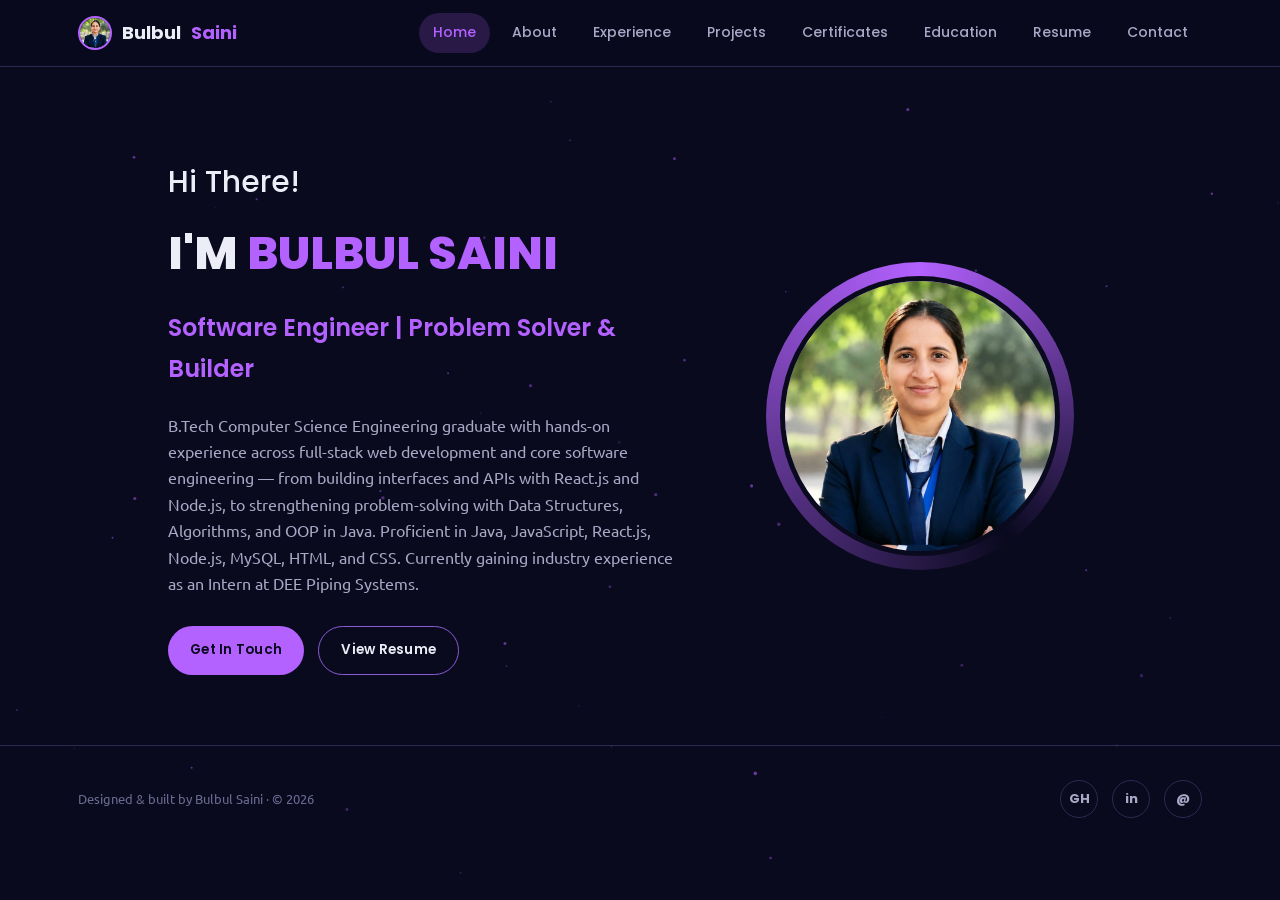
<file: index.html>
<!DOCTYPE html>
<html lang="en">
<head>
<meta charset="UTF-8">
<meta name="viewport" content="width=device-width, initial-scale=1.0">
<title>Home — Bulbul Saini</title>
<link rel="stylesheet" href="styles.css">
</head>
<body>
<canvas id="particle-canvas"></canvas>
<nav class="navbar">
    <div class="navbar-inner">
      <a href="index.html" class="brand">
        <img src="assets/img/profile.jpg" class="brand-avatar" alt="Bulbul Saini">
        Bulbul <span>Saini</span>
      </a>
      <div class="nav-links" id="navLinks">
        <a href="index.html" class="active">Home</a>
        <a href="about.html">About</a>
        <a href="experience.html">Experience</a>
        <a href="projects.html">Projects</a>
        <a href="certificates.html">Certificates</a>
        <a href="education.html">Education</a>
        <a href="resume.html">Resume</a>
        <a href="contact.html">Contact</a>
      </div>
      <button class="nav-toggle" id="navToggle" aria-label="Toggle menu">&#9776;</button>
    </div>
  </nav>
<main>
  <section class="hero">
    <div class="wrap">
      <div class="hero-grid">
        <div>
          <div class="hero-hi">Hi There!</div>
          <div class="hero-name">I'M <span class="purple">BULBUL SAINI</span></div>
          <div class="hero-type">Software Engineer | Problem Solver &amp; Builder</div>
          <p class="hero-summary">
            B.Tech Computer Science Engineering graduate with hands-on experience across full-stack web
            development and core software engineering — from building interfaces and APIs with React.js
            and Node.js, to strengthening problem-solving with Data Structures, Algorithms, and OOP in Java.
            Proficient in Java, JavaScript, React.js, Node.js, MySQL, HTML, and CSS. Currently gaining
            industry experience as an Intern at DEE Piping Systems.
          </p>
          <div class="hero-cta">
            <a class="btn btn-primary" href="contact.html">Get In Touch</a>
            <a class="btn btn-ghost" href="resume.html">View Resume</a>
          </div>
        </div>
        <div class="hero-photo-wrap">
          <div class="hero-photo-ring"></div>
          <div class="hero-photo"><img src="assets/img/profile.jpg" alt="Bulbul Saini"></div>
        </div>
      </div>
    </div>
  </section>
</main>
<footer>
    <div class="footer-inner">
      <div class="footer-text">Designed &amp; built by Bulbul Saini &middot; &copy; 2026</div>
      <div class="footer-social">
        <a href="https://github.com/bulbulsaini" target="_blank" rel="noopener" aria-label="GitHub">GH</a>
        <a href="https://www.linkedin.com/in/bulbul-saini-715309261/" target="_blank" rel="noopener" aria-label="LinkedIn">in</a>
        <a href="mailto:since2003bulbul@gmail.com" aria-label="Email">@</a>
      </div>
    </div>
  </footer>
<script src="site.js"></script>
</body>
</html>
</file>
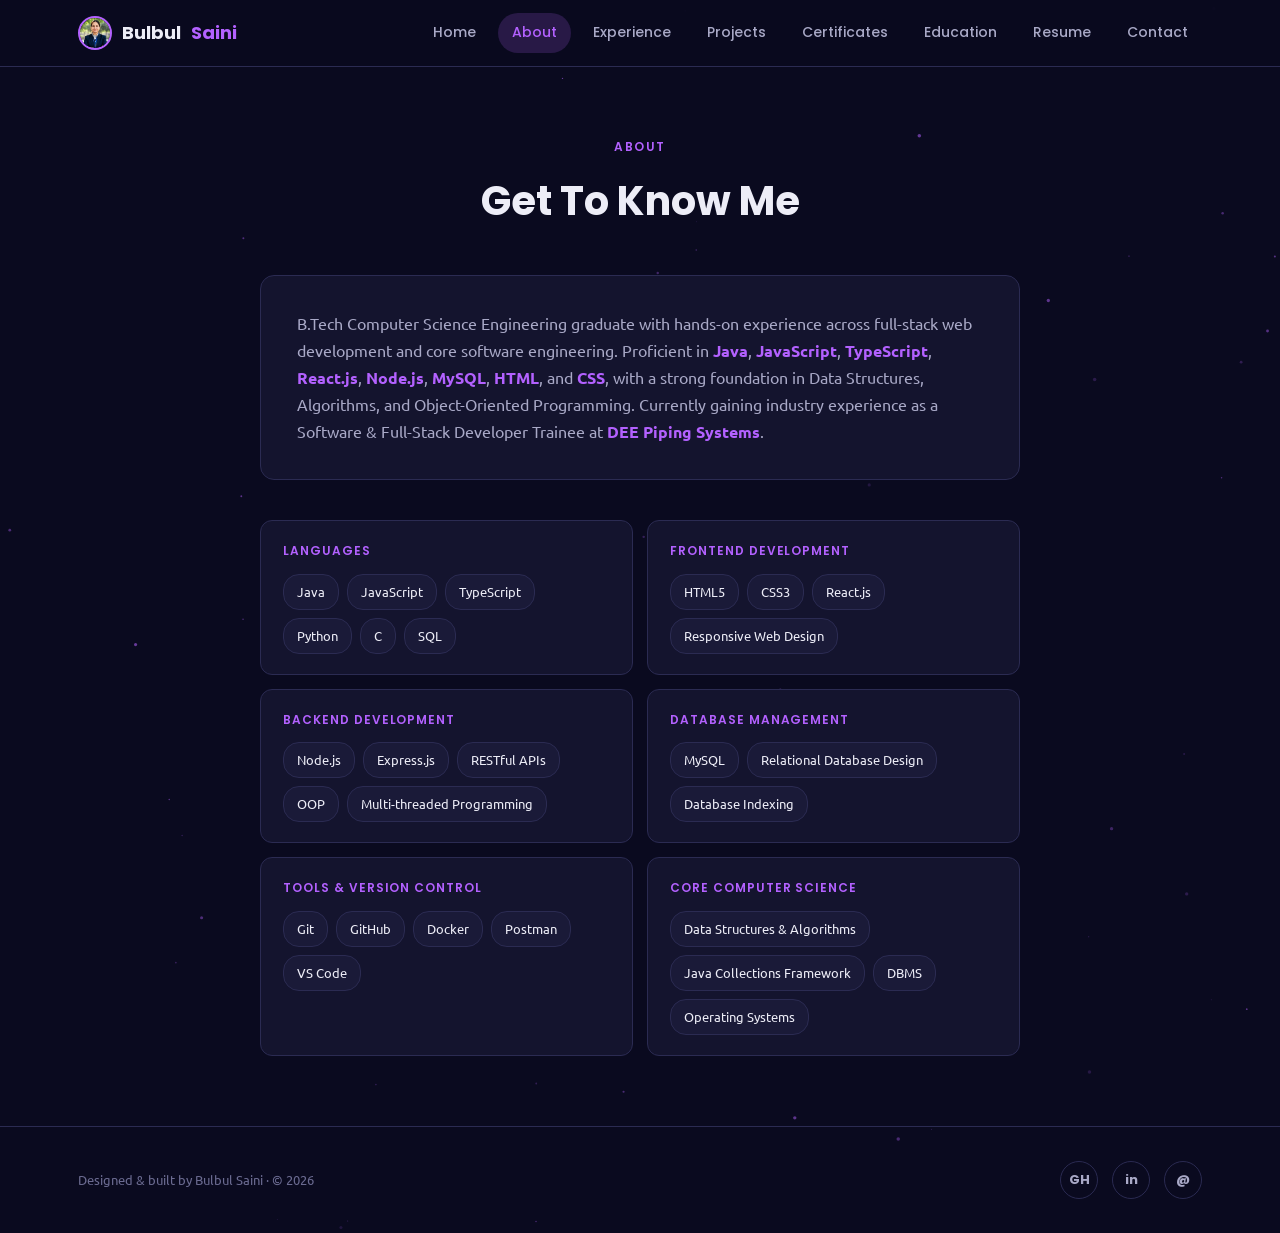
<file: about.html>
<!DOCTYPE html>
<html lang="en">
<head>
<meta charset="UTF-8">
<meta name="viewport" content="width=device-width, initial-scale=1.0">
<title>About — Bulbul Saini</title>
<link rel="stylesheet" href="styles.css">
</head>
<body>
<canvas id="particle-canvas"></canvas>
<nav class="navbar">
    <div class="navbar-inner">
      <a href="index.html" class="brand">
        <img src="assets/img/profile.jpg" class="brand-avatar" alt="Bulbul Saini">
        Bulbul <span>Saini</span>
      </a>
      <div class="nav-links" id="navLinks">
        <a href="index.html">Home</a>
        <a href="about.html" class="active">About</a>
        <a href="experience.html">Experience</a>
        <a href="projects.html">Projects</a>
        <a href="certificates.html">Certificates</a>
        <a href="education.html">Education</a>
        <a href="resume.html">Resume</a>
        <a href="contact.html">Contact</a>
      </div>
      <button class="nav-toggle" id="navToggle" aria-label="Toggle menu">&#9776;</button>
    </div>
  </nav>
<main>
  <div class="page-header">
    <div class="page-eyebrow">About</div>
    <h1 class="page-title">Get To Know Me</h1>
  </div>
  <section>
    <div class="about-card">
      <p>
        B.Tech Computer Science Engineering graduate with hands-on experience across full-stack web
        development and core software engineering. Proficient in <span class="purple">Java</span>,
        <span class="purple">JavaScript</span>, <span class="purple">TypeScript</span>,
        <span class="purple">React.js</span>, <span class="purple">Node.js</span>, <span class="purple">MySQL</span>,
        <span class="purple">HTML</span>, and <span class="purple">CSS</span>, with a strong foundation in
        Data Structures, Algorithms, and Object-Oriented Programming. Currently gaining industry experience
        as a Software &amp; Full-Stack Developer Trainee at <span class="purple">DEE Piping Systems</span>.
      </p>
    </div>

    <div class="subsys-grid">
      <div class="subsys">
        <div class="subsys-title">Languages</div>
        <div class="subsys-items">
          <span class="chip">Java</span><span class="chip">JavaScript</span><span class="chip">TypeScript</span><span class="chip">Python</span><span class="chip">C</span><span class="chip">SQL</span>
        </div>
      </div>
      <div class="subsys">
        <div class="subsys-title">Frontend Development</div>
        <div class="subsys-items">
          <span class="chip">HTML5</span><span class="chip">CSS3</span><span class="chip">React.js</span><span class="chip">Responsive Web Design</span>
        </div>
      </div>
      <div class="subsys">
        <div class="subsys-title">Backend Development</div>
        <div class="subsys-items">
          <span class="chip">Node.js</span><span class="chip">Express.js</span><span class="chip">RESTful APIs</span><span class="chip">OOP</span><span class="chip">Multi-threaded Programming</span>
        </div>
      </div>
      <div class="subsys">
        <div class="subsys-title">Database Management</div>
        <div class="subsys-items">
          <span class="chip">MySQL</span><span class="chip">Relational Database Design</span><span class="chip">Database Indexing</span>
        </div>
      </div>
      <div class="subsys">
        <div class="subsys-title">Tools &amp; Version Control</div>
        <div class="subsys-items">
          <span class="chip">Git</span><span class="chip">GitHub</span><span class="chip">Docker</span><span class="chip">Postman</span><span class="chip">VS Code</span>
        </div>
      </div>
      <div class="subsys">
        <div class="subsys-title">Core Computer Science</div>
        <div class="subsys-items">
          <span class="chip">Data Structures &amp; Algorithms</span><span class="chip">Java Collections Framework</span><span class="chip">DBMS</span><span class="chip">Operating Systems</span>
        </div>
      </div>
    </div>
  </section>
</main>
<footer>
    <div class="footer-inner">
      <div class="footer-text">Designed &amp; built by Bulbul Saini &middot; &copy; 2026</div>
      <div class="footer-social">
        <a href="https://github.com/bulbulsaini" target="_blank" rel="noopener" aria-label="GitHub">GH</a>
        <a href="https://www.linkedin.com/in/bulbul-saini-715309261/" target="_blank" rel="noopener" aria-label="LinkedIn">in</a>
        <a href="mailto:since2003bulbul@gmail.com" aria-label="Email">@</a>
      </div>
    </div>
  </footer>
<script src="site.js"></script>

</body>
</html>
</file>
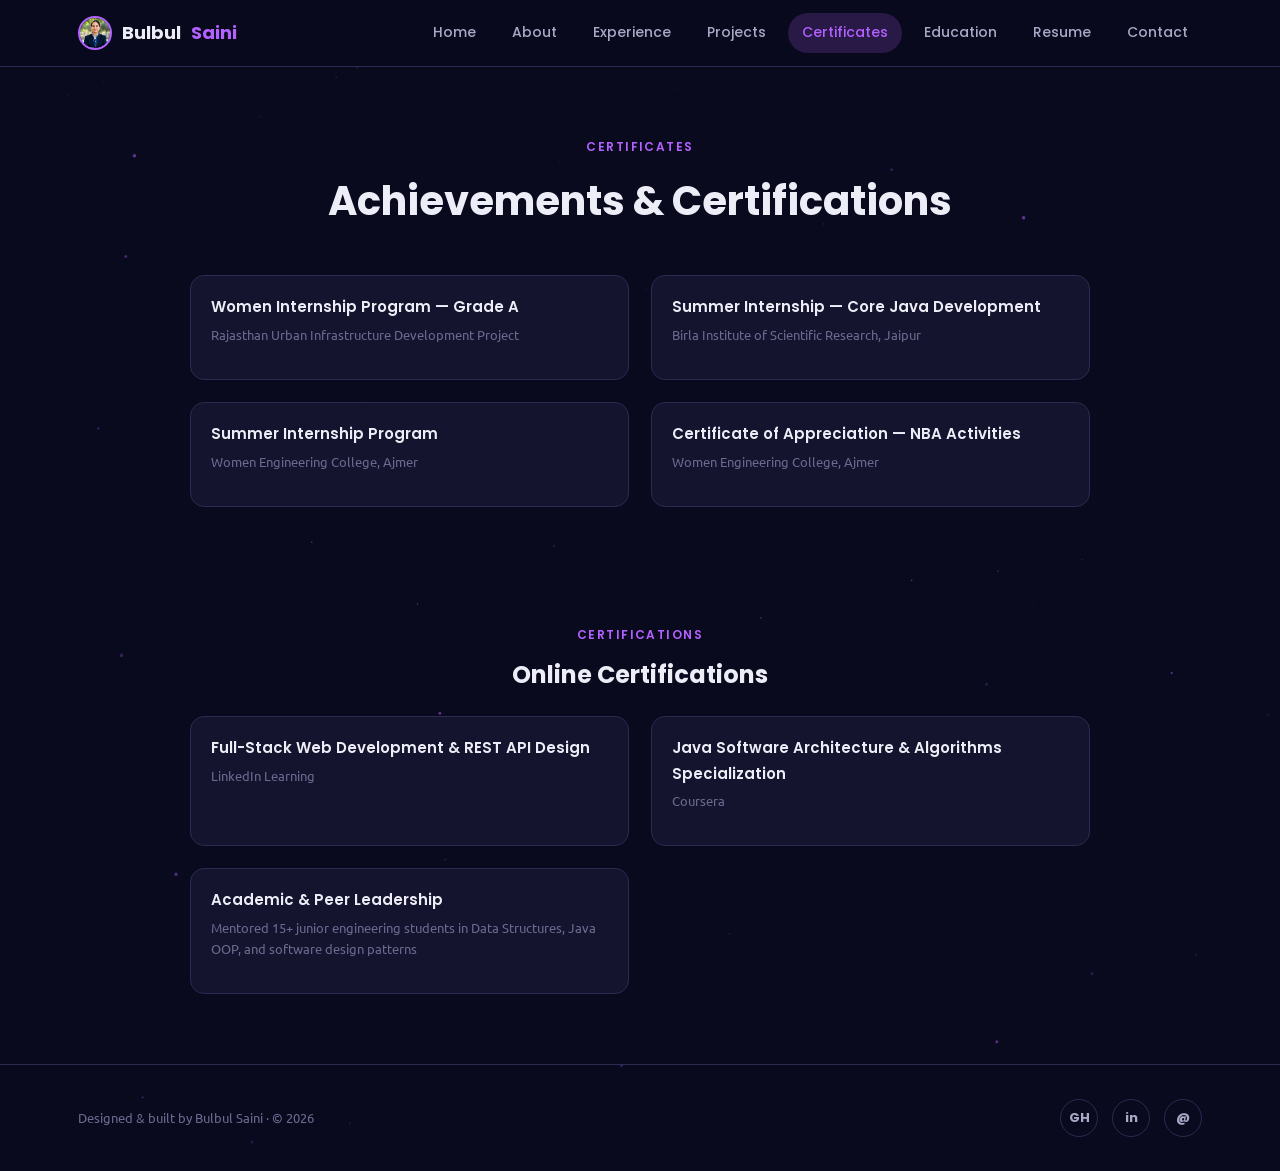
<file: certificates.html>
<!DOCTYPE html>
<html lang="en">
<head>
<meta charset="UTF-8">
<meta name="viewport" content="width=device-width, initial-scale=1.0">
<title>Certificates — Bulbul Saini</title>
<link rel="stylesheet" href="styles.css">
</head>
<body>
<canvas id="particle-canvas"></canvas>
<nav class="navbar">
    <div class="navbar-inner">
      <a href="index.html" class="brand">
        <img src="assets/img/profile.jpg" class="brand-avatar" alt="Bulbul Saini">
        Bulbul <span>Saini</span>
      </a>
      <div class="nav-links" id="navLinks">
        <a href="index.html">Home</a>
        <a href="about.html">About</a>
        <a href="experience.html">Experience</a>
        <a href="projects.html">Projects</a>
        <a href="certificates.html" class="active">Certificates</a>
        <a href="education.html">Education</a>
        <a href="resume.html">Resume</a>
        <a href="contact.html">Contact</a>
      </div>
      <button class="nav-toggle" id="navToggle" aria-label="Toggle menu">&#9776;</button>
    </div>
  </nav>
<main>
  <div class="page-header">
    <div class="page-eyebrow">Certificates</div>
    <h1 class="page-title">Achievements &amp; Certifications</h1>
  </div>
  <section>
    <div class="cert-grid">

      <div class="cert-card">
        <div class="cert-body">
          <div class="cert-name">Women Internship Program — Grade A</div>
          <div class="cert-org">Rajasthan Urban Infrastructure Development Project</div>
        </div>
      </div>

      <div class="cert-card">
        <div class="cert-body">
          <div class="cert-name">Summer Internship — Core Java Development</div>
          <div class="cert-org">Birla Institute of Scientific Research, Jaipur</div>
        </div>
      </div>

      <div class="cert-card">
        <div class="cert-body">
          <div class="cert-name">Summer Internship Program</div>
          <div class="cert-org">Women Engineering College, Ajmer</div>
        </div>
      </div>

      <div class="cert-card">
        <div class="cert-body">
          <div class="cert-name">Certificate of Appreciation — NBA Activities</div>
          <div class="cert-org">Women Engineering College, Ajmer</div>
        </div>
      </div>

    </div>

    <div class="page-header" style="margin-top: 48px;">
      <div class="page-eyebrow">Certifications</div>
      <h1 class="page-title" style="font-size: 1.5rem;">Online Certifications</h1>
    </div>
    <div class="cert-grid">
      <div class="cert-card">
        <div class="cert-body">
          <div class="cert-name">Full-Stack Web Development &amp; REST API Design</div>
          <div class="cert-org">LinkedIn Learning</div>
        </div>
      </div>
      <div class="cert-card">
        <div class="cert-body">
          <div class="cert-name">Java Software Architecture &amp; Algorithms Specialization</div>
          <div class="cert-org">Coursera</div>
        </div>
      </div>
      <div class="cert-card">
        <div class="cert-body">
          <div class="cert-name">Academic &amp; Peer Leadership</div>
          <div class="cert-org">Mentored 15+ junior engineering students in Data Structures, Java OOP, and software design patterns</div>
        </div>
      </div>
    </div>
  </section>
</main>
<footer>
    <div class="footer-inner">
      <div class="footer-text">Designed &amp; built by Bulbul Saini &middot; &copy; 2026</div>
      <div class="footer-social">
        <a href="https://github.com/bulbulsaini" target="_blank" rel="noopener" aria-label="GitHub">GH</a>
        <a href="https://www.linkedin.com/in/bulbul-saini-715309261/" target="_blank" rel="noopener" aria-label="LinkedIn">in</a>
        <a href="mailto:since2003bulbul@gmail.com" aria-label="Email">@</a>
      </div>
    </div>
  </footer>
<script src="site.js"></script>

</body>
</html>
</file>
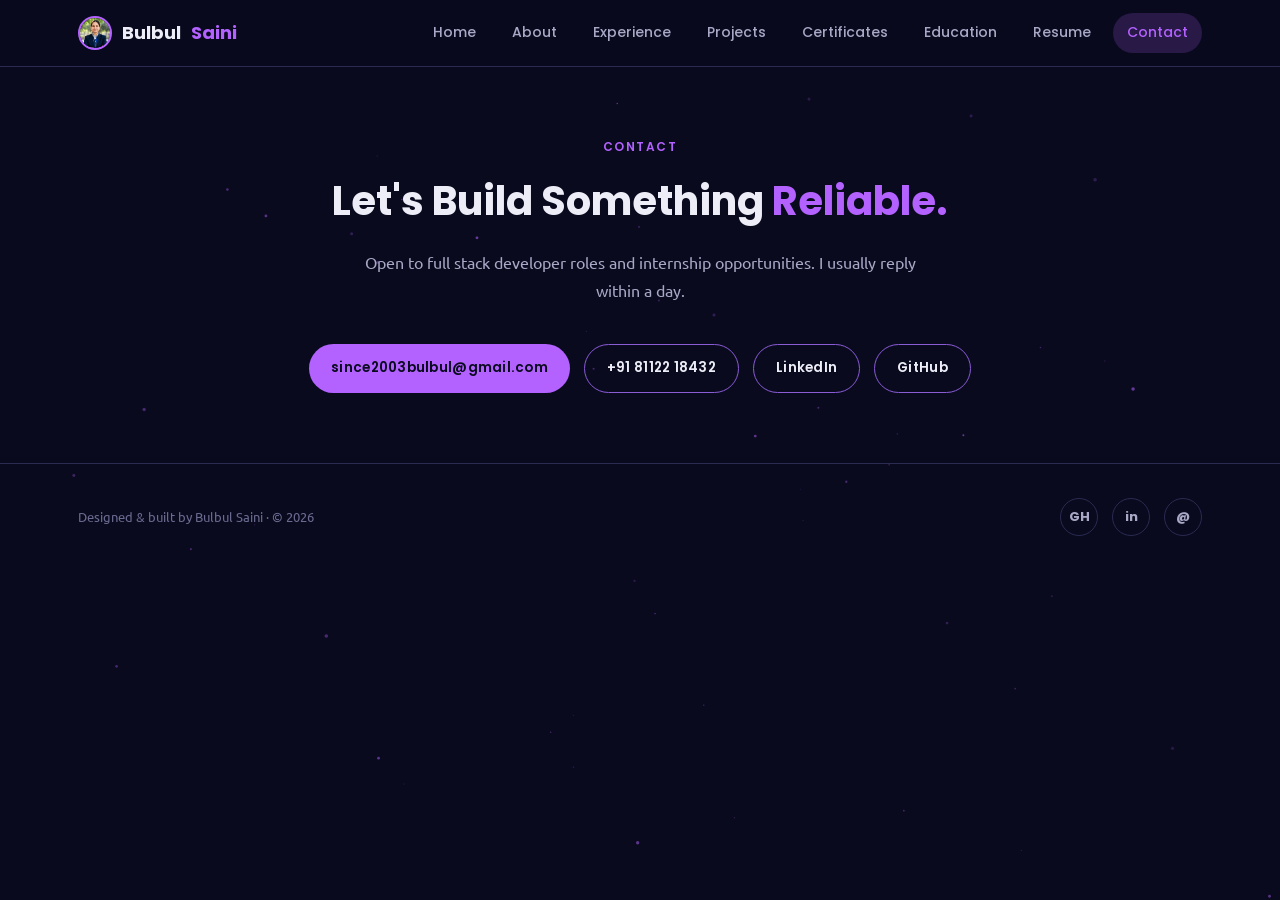
<file: contact.html>
<!DOCTYPE html>
<html lang="en">
<head>
<meta charset="UTF-8">
<meta name="viewport" content="width=device-width, initial-scale=1.0">
<title>Contact — Bulbul Saini</title>
<link rel="stylesheet" href="styles.css">
</head>
<body>
<canvas id="particle-canvas"></canvas>
<nav class="navbar">
    <div class="navbar-inner">
      <a href="index.html" class="brand">
        <img src="assets/img/profile.jpg" class="brand-avatar" alt="Bulbul Saini">
        Bulbul <span>Saini</span>
      </a>
      <div class="nav-links" id="navLinks">
        <a href="index.html">Home</a>
        <a href="about.html">About</a>
        <a href="experience.html">Experience</a>
        <a href="projects.html">Projects</a>
        <a href="certificates.html">Certificates</a>
        <a href="education.html">Education</a>
        <a href="resume.html">Resume</a>
        <a href="contact.html" class="active">Contact</a>
      </div>
      <button class="nav-toggle" id="navToggle" aria-label="Toggle menu">&#9776;</button>
    </div>
  </nav>
<main>
  <div class="page-header">
    <div class="page-eyebrow">Contact</div>
    <h1 class="page-title">Let's Build Something <span class="purple" style="color:var(--purple)">Reliable.</span></h1>
    <p class="page-sub">Open to full stack developer roles and internship opportunities. I usually reply within a day.</p>
  </div>
  <section>
    <div class="contact-grid">
      <a class="btn btn-primary" href="mailto:since2003bulbul@gmail.com">since2003bulbul@gmail.com</a>
      <a class="btn btn-ghost" href="tel:+918112218432">+91 81122 18432</a>
      <a class="btn btn-ghost" href="https://www.linkedin.com/in/bulbul-saini-715309261/" target="_blank" rel="noopener">LinkedIn</a>
      <a class="btn btn-ghost" href="https://github.com/bulbulsaini" target="_blank" rel="noopener">GitHub</a>
    </div>
  </section>
</main>
<footer>
    <div class="footer-inner">
      <div class="footer-text">Designed &amp; built by Bulbul Saini &middot; &copy; 2026</div>
      <div class="footer-social">
        <a href="https://github.com/bulbulsaini" target="_blank" rel="noopener" aria-label="GitHub">GH</a>
        <a href="https://www.linkedin.com/in/bulbul-saini-715309261/" target="_blank" rel="noopener" aria-label="LinkedIn">in</a>
        <a href="mailto:since2003bulbul@gmail.com" aria-label="Email">@</a>
      </div>
    </div>
  </footer>
<script src="site.js"></script>

</body>
</html>
</file>
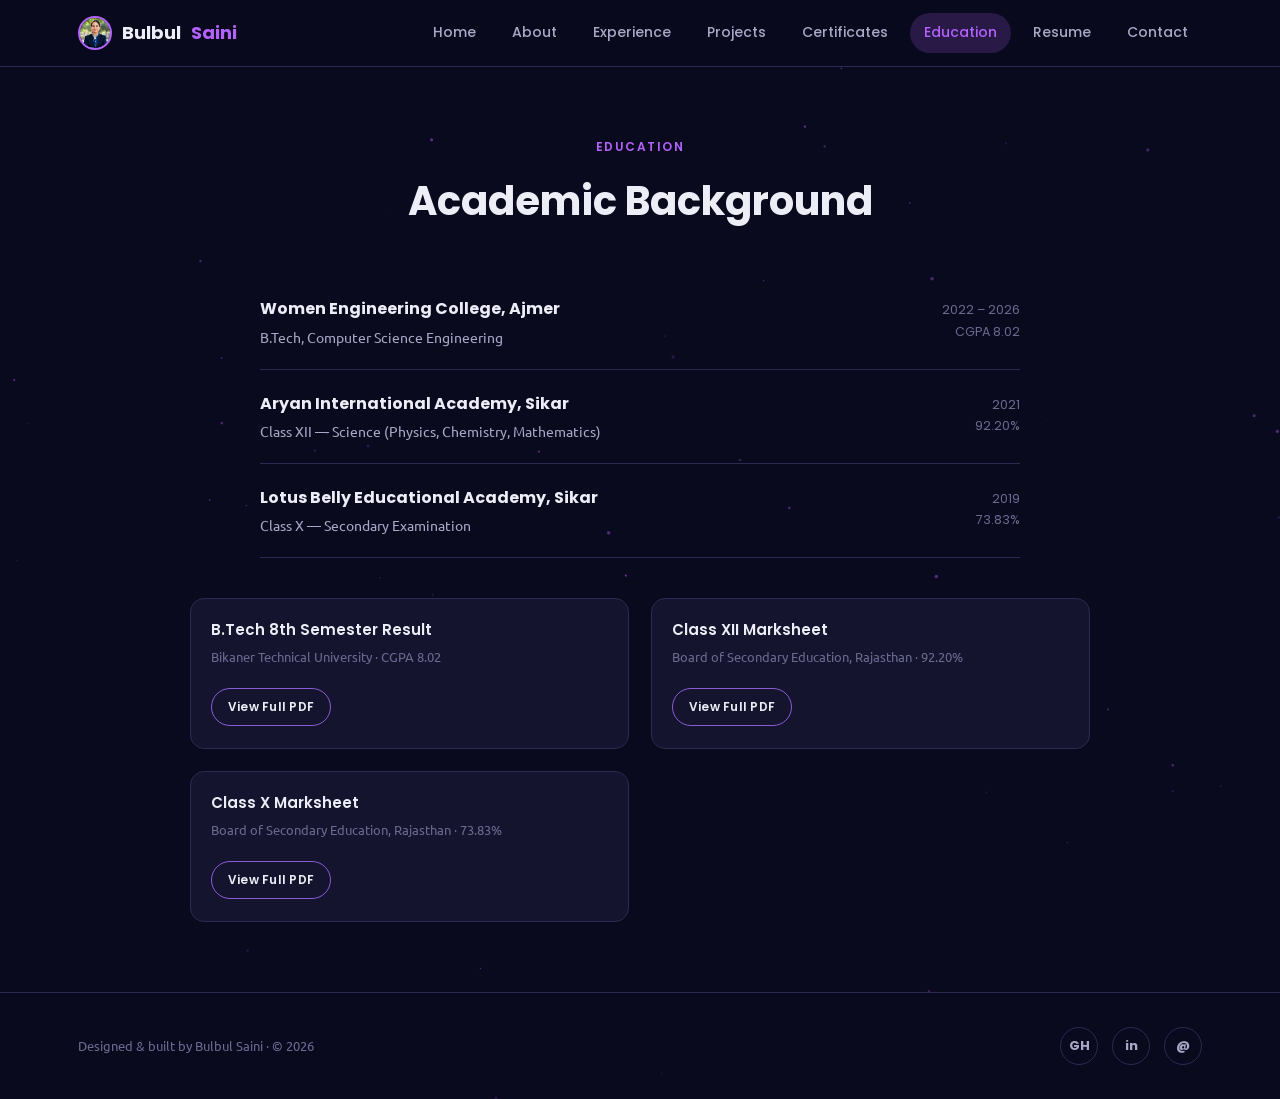
<file: education.html>
<!DOCTYPE html>
<html lang="en">
<head>
<meta charset="UTF-8">
<meta name="viewport" content="width=device-width, initial-scale=1.0">
<title>Education — Bulbul Saini</title>
<link rel="stylesheet" href="styles.css">
</head>
<body>
<canvas id="particle-canvas"></canvas>
<nav class="navbar">
    <div class="navbar-inner">
      <a href="index.html" class="brand">
        <img src="assets/img/profile.jpg" class="brand-avatar" alt="Bulbul Saini">
        Bulbul <span>Saini</span>
      </a>
      <div class="nav-links" id="navLinks">
        <a href="index.html">Home</a>
        <a href="about.html">About</a>
        <a href="experience.html">Experience</a>
        <a href="projects.html">Projects</a>
        <a href="certificates.html">Certificates</a>
        <a href="education.html" class="active">Education</a>
        <a href="resume.html">Resume</a>
        <a href="contact.html">Contact</a>
      </div>
      <button class="nav-toggle" id="navToggle" aria-label="Toggle menu">&#9776;</button>
    </div>
  </nav>
<main>
  <div class="page-header">
    <div class="page-eyebrow">Education</div>
    <h1 class="page-title">Academic Background</h1>
  </div>
  <section>
    <div class="edu-row">
      <div>
        <div class="edu-school">Women Engineering College, Ajmer</div>
        <div class="edu-degree">B.Tech, Computer Science Engineering</div>
      </div>
      <div class="edu-meta">2022 – 2026<br>CGPA 8.02</div>
    </div>
    <div class="edu-row">
      <div>
        <div class="edu-school">Aryan International Academy, Sikar</div>
        <div class="edu-degree">Class XII — Science (Physics, Chemistry, Mathematics)</div>
      </div>
      <div class="edu-meta">2021<br>92.20%</div>
    </div>
    <div class="edu-row">
      <div>
        <div class="edu-school">Lotus Belly Educational Academy, Sikar</div>
        <div class="edu-degree">Class X — Secondary Examination</div>
      </div>
      <div class="edu-meta">2019<br>73.83%</div>
    </div>

    <div class="cert-grid" style="margin-top: 40px;">
      <div class="cert-card">
        <div class="cert-body">
          <div class="cert-name">B.Tech 8th Semester Result</div>
          <div class="cert-org">Bikaner Technical University · CGPA 8.02</div>
          <a class="btn btn-ghost" style="margin-top:8px; padding:8px 16px; font-size:12px;" href="assets/docs/btech_result.pdf" target="_blank" rel="noopener">View Full PDF</a>
        </div>
      </div>
      <div class="cert-card">
        <div class="cert-body">
          <div class="cert-name">Class XII Marksheet</div>
          <div class="cert-org">Board of Secondary Education, Rajasthan · 92.20%</div>
          <a class="btn btn-ghost" style="margin-top:8px; padding:8px 16px; font-size:12px;" href="assets/docs/marksheet_12th.pdf" target="_blank" rel="noopener">View Full PDF</a>
        </div>
      </div>
      <div class="cert-card">
        <div class="cert-body">
          <div class="cert-name">Class X Marksheet</div>
          <div class="cert-org">Board of Secondary Education, Rajasthan · 73.83%</div>
          <a class="btn btn-ghost" style="margin-top:8px; padding:8px 16px; font-size:12px;" href="assets/docs/marksheet_10th.pdf" target="_blank" rel="noopener">View Full PDF</a>
        </div>
      </div>
    </div>
  </section>
</main>
<footer>
    <div class="footer-inner">
      <div class="footer-text">Designed &amp; built by Bulbul Saini &middot; &copy; 2026</div>
      <div class="footer-social">
        <a href="https://github.com/bulbulsaini" target="_blank" rel="noopener" aria-label="GitHub">GH</a>
        <a href="https://www.linkedin.com/in/bulbul-saini-715309261/" target="_blank" rel="noopener" aria-label="LinkedIn">in</a>
        <a href="mailto:since2003bulbul@gmail.com" aria-label="Email">@</a>
      </div>
    </div>
  </footer>
<script src="site.js"></script>

</body>
</html>
</file>
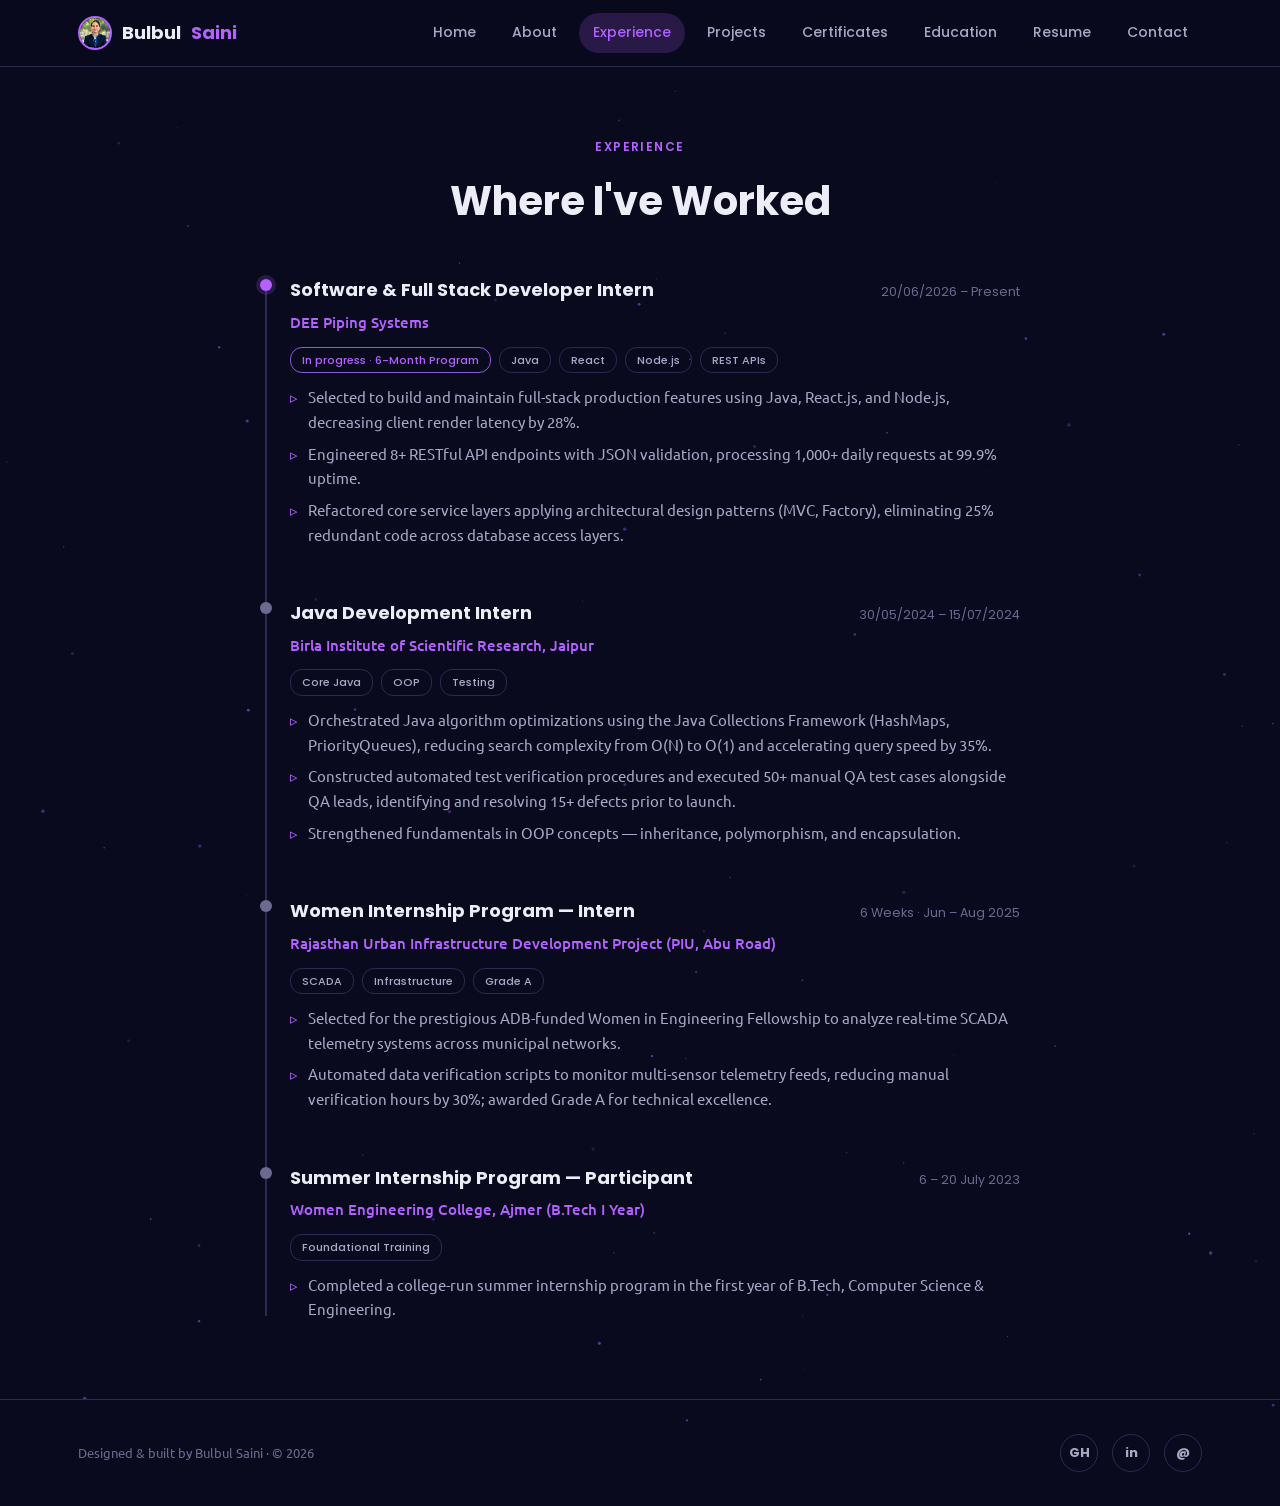
<file: experience.html>
<!DOCTYPE html>
<html lang="en">
<head>
<meta charset="UTF-8">
<meta name="viewport" content="width=device-width, initial-scale=1.0">
<title>Experience — Bulbul Saini</title>
<link rel="stylesheet" href="styles.css">
</head>
<body>
<canvas id="particle-canvas"></canvas>
<nav class="navbar">
    <div class="navbar-inner">
      <a href="index.html" class="brand">
        <img src="assets/img/profile.jpg" class="brand-avatar" alt="Bulbul Saini">
        Bulbul <span>Saini</span>
      </a>
      <div class="nav-links" id="navLinks">
        <a href="index.html">Home</a>
        <a href="about.html">About</a>
        <a href="experience.html" class="active">Experience</a>
        <a href="projects.html">Projects</a>
        <a href="certificates.html">Certificates</a>
        <a href="education.html">Education</a>
        <a href="resume.html">Resume</a>
        <a href="contact.html">Contact</a>
      </div>
      <button class="nav-toggle" id="navToggle" aria-label="Toggle menu">&#9776;</button>
    </div>
  </nav>
<main>
  <div class="page-header">
    <div class="page-eyebrow">Experience</div>
    <h1 class="page-title">Where I've Worked</h1>
  </div>
  <section>
    <div class="log">

      <div class="log-entry">
        <div class="log-marker"></div>
        <div class="log-top">
          <span class="log-role">Software &amp; Full Stack Developer Intern</span>
          <span class="log-date">20/06/2026 – Present</span>
        </div>
        <div class="log-org">DEE Piping Systems</div>
        <div class="log-meta">
          <span class="tag live">In progress · 6-Month Program</span>
          <span class="tag">Java</span><span class="tag">React</span><span class="tag">Node.js</span><span class="tag">REST APIs</span>
        </div>
        <ul>
          <li>Selected to build and maintain full-stack production features using Java, React.js, and Node.js, decreasing client render latency by 28%.</li>
          <li>Engineered 8+ RESTful API endpoints with JSON validation, processing 1,000+ daily requests at 99.9% uptime.</li>
          <li>Refactored core service layers applying architectural design patterns (MVC, Factory), eliminating 25% redundant code across database access layers.</li>
        </ul>
      </div>

      <div class="log-entry">
        <div class="log-marker dim"></div>
        <div class="log-top">
          <span class="log-role">Java Development Intern</span>
          <span class="log-date">30/05/2024 – 15/07/2024</span>
        </div>
        <div class="log-org">Birla Institute of Scientific Research, Jaipur</div>
        <div class="log-meta"><span class="tag">Core Java</span><span class="tag">OOP</span><span class="tag">Testing</span></div>
        <ul>
          <li>Orchestrated Java algorithm optimizations using the Java Collections Framework (HashMaps, PriorityQueues), reducing search complexity from O(N) to O(1) and accelerating query speed by 35%.</li>
          <li>Constructed automated test verification procedures and executed 50+ manual QA test cases alongside QA leads, identifying and resolving 15+ defects prior to launch.</li>
          <li>Strengthened fundamentals in OOP concepts — inheritance, polymorphism, and encapsulation.</li>
        </ul>
      </div>

      <div class="log-entry">
        <div class="log-marker dim"></div>
        <div class="log-top">
          <span class="log-role">Women Internship Program — Intern</span>
          <span class="log-date">6 Weeks · Jun – Aug 2025</span>
        </div>
        <div class="log-org">Rajasthan Urban Infrastructure Development Project (PIU, Abu Road)</div>
        <div class="log-meta"><span class="tag">SCADA</span><span class="tag">Infrastructure</span><span class="tag">Grade A</span></div>
        <ul>
          <li>Selected for the prestigious ADB-funded Women in Engineering Fellowship to analyze real-time SCADA telemetry systems across municipal networks.</li>
          <li>Automated data verification scripts to monitor multi-sensor telemetry feeds, reducing manual verification hours by 30%; awarded Grade A for technical excellence.</li>
        </ul>
      </div>

      <div class="log-entry">
        <div class="log-marker dim"></div>
        <div class="log-top">
          <span class="log-role">Summer Internship Program — Participant</span>
          <span class="log-date">6 – 20 July 2023</span>
        </div>
        <div class="log-org">Women Engineering College, Ajmer (B.Tech I Year)</div>
        <div class="log-meta"><span class="tag">Foundational Training</span></div>
        <ul>
          <li>Completed a college-run summer internship program in the first year of B.Tech, Computer Science &amp; Engineering.</li>
        </ul>
      </div>

    </div>
  </section>
</main>
<footer>
    <div class="footer-inner">
      <div class="footer-text">Designed &amp; built by Bulbul Saini &middot; &copy; 2026</div>
      <div class="footer-social">
        <a href="https://github.com/bulbulsaini" target="_blank" rel="noopener" aria-label="GitHub">GH</a>
        <a href="https://www.linkedin.com/in/bulbul-saini-715309261/" target="_blank" rel="noopener" aria-label="LinkedIn">in</a>
        <a href="mailto:since2003bulbul@gmail.com" aria-label="Email">@</a>
      </div>
    </div>
  </footer>
<script src="site.js"></script>

</body>
</html>
</file>
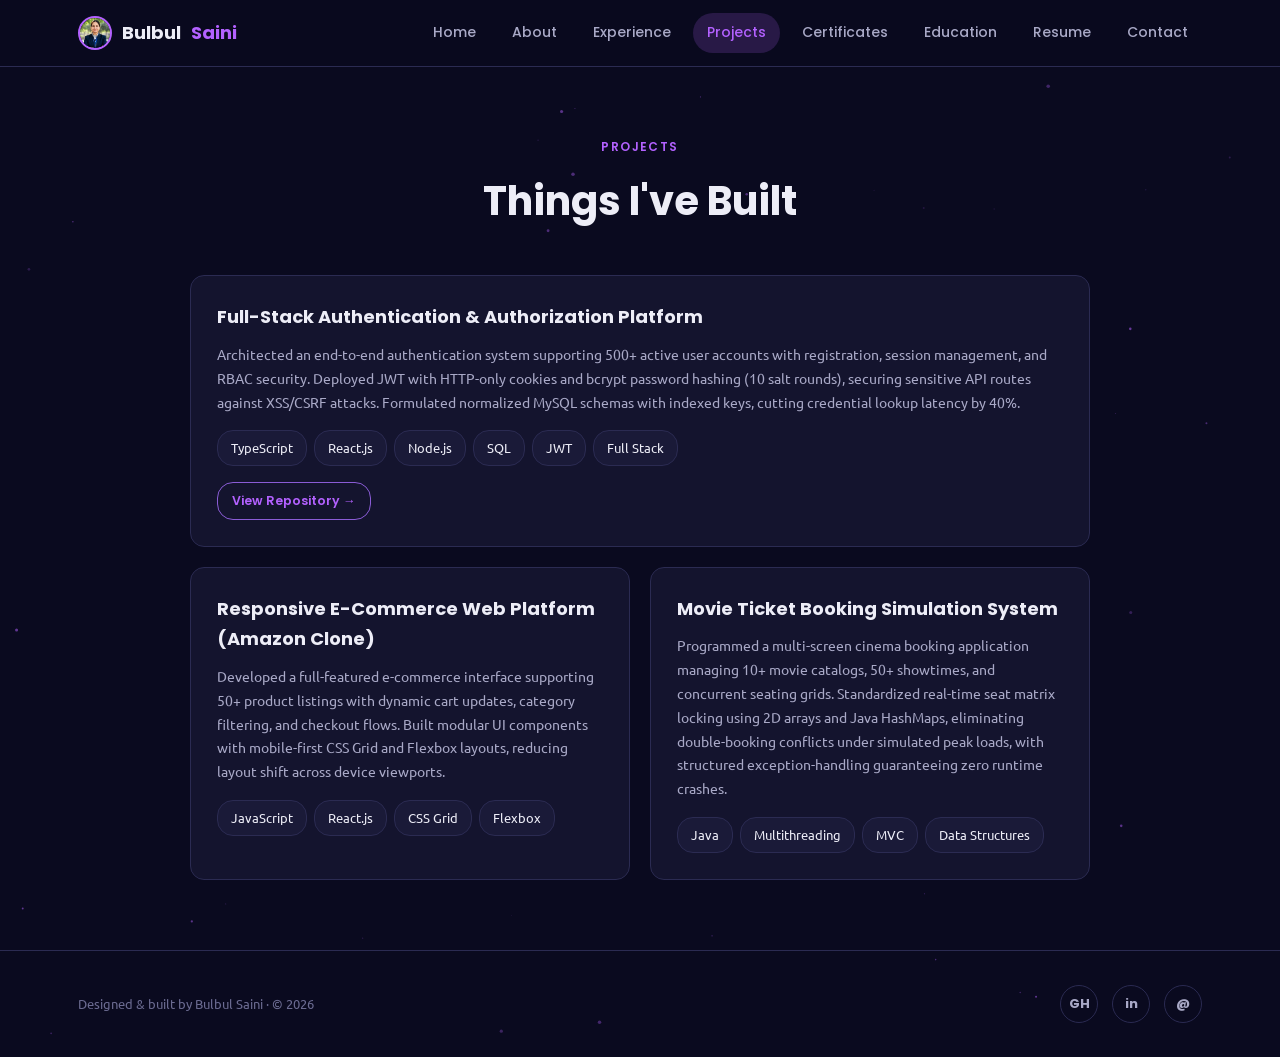
<file: projects.html>
<!DOCTYPE html>
<html lang="en">
<head>
<meta charset="UTF-8">
<meta name="viewport" content="width=device-width, initial-scale=1.0">
<title>Projects — Bulbul Saini</title>
<link rel="stylesheet" href="styles.css">
</head>
<body>
<canvas id="particle-canvas"></canvas>
<nav class="navbar">
    <div class="navbar-inner">
      <a href="index.html" class="brand">
        <img src="assets/img/profile.jpg" class="brand-avatar" alt="Bulbul Saini">
        Bulbul <span>Saini</span>
      </a>
      <div class="nav-links" id="navLinks">
        <a href="index.html">Home</a>
        <a href="about.html">About</a>
        <a href="experience.html">Experience</a>
        <a href="projects.html" class="active">Projects</a>
        <a href="certificates.html">Certificates</a>
        <a href="education.html">Education</a>
        <a href="resume.html">Resume</a>
        <a href="contact.html">Contact</a>
      </div>
      <button class="nav-toggle" id="navToggle" aria-label="Toggle menu">&#9776;</button>
    </div>
  </nav>
<main>
  <div class="page-header">
    <div class="page-eyebrow">Projects</div>
    <h1 class="page-title">Things I've Built</h1>
  </div>
  <section>
    <div class="proj-grid">
      <div class="proj-card wide">
        <div class="proj-name">Full-Stack Authentication &amp; Authorization Platform</div>
        <p class="proj-desc">Architected an end-to-end authentication system supporting 500+ active user accounts with registration, session management, and RBAC security. Deployed JWT with HTTP-only cookies and bcrypt password hashing (10 salt rounds), securing sensitive API routes against XSS/CSRF attacks. Formulated normalized MySQL schemas with indexed keys, cutting credential lookup latency by 40%.</p>
        <div class="proj-stack">
          <span class="chip">TypeScript</span><span class="chip">React.js</span><span class="chip">Node.js</span><span class="chip">SQL</span><span class="chip">JWT</span><span class="chip">Full Stack</span>
        </div>
        <a class="proj-link" href="https://github.com/bulbulsaini/Authentication-System" target="_blank" rel="noopener">View Repository →</a>
      </div>
      <div class="proj-card">
        <div class="proj-name">Responsive E-Commerce Web Platform (Amazon Clone)</div>
        <p class="proj-desc">Developed a full-featured e-commerce interface supporting 50+ product listings with dynamic cart updates, category filtering, and checkout flows. Built modular UI components with mobile-first CSS Grid and Flexbox layouts, reducing layout shift across device viewports.</p>
        <div class="proj-stack">
          <span class="chip">JavaScript</span><span class="chip">React.js</span><span class="chip">CSS Grid</span><span class="chip">Flexbox</span>
        </div>
      </div>
      <div class="proj-card">
        <div class="proj-name">Movie Ticket Booking Simulation System</div>
        <p class="proj-desc">Programmed a multi-screen cinema booking application managing 10+ movie catalogs, 50+ showtimes, and concurrent seating grids. Standardized real-time seat matrix locking using 2D arrays and Java HashMaps, eliminating double-booking conflicts under simulated peak loads, with structured exception-handling guaranteeing zero runtime crashes.</p>
        <div class="proj-stack">
          <span class="chip">Java</span><span class="chip">Multithreading</span><span class="chip">MVC</span><span class="chip">Data Structures</span>
        </div>
      </div>
    </div>
  </section>
</main>
<footer>
    <div class="footer-inner">
      <div class="footer-text">Designed &amp; built by Bulbul Saini &middot; &copy; 2026</div>
      <div class="footer-social">
        <a href="https://github.com/bulbulsaini" target="_blank" rel="noopener" aria-label="GitHub">GH</a>
        <a href="https://www.linkedin.com/in/bulbul-saini-715309261/" target="_blank" rel="noopener" aria-label="LinkedIn">in</a>
        <a href="mailto:since2003bulbul@gmail.com" aria-label="Email">@</a>
      </div>
    </div>
  </footer>
<script src="site.js"></script>

</body>
</html>
</file>
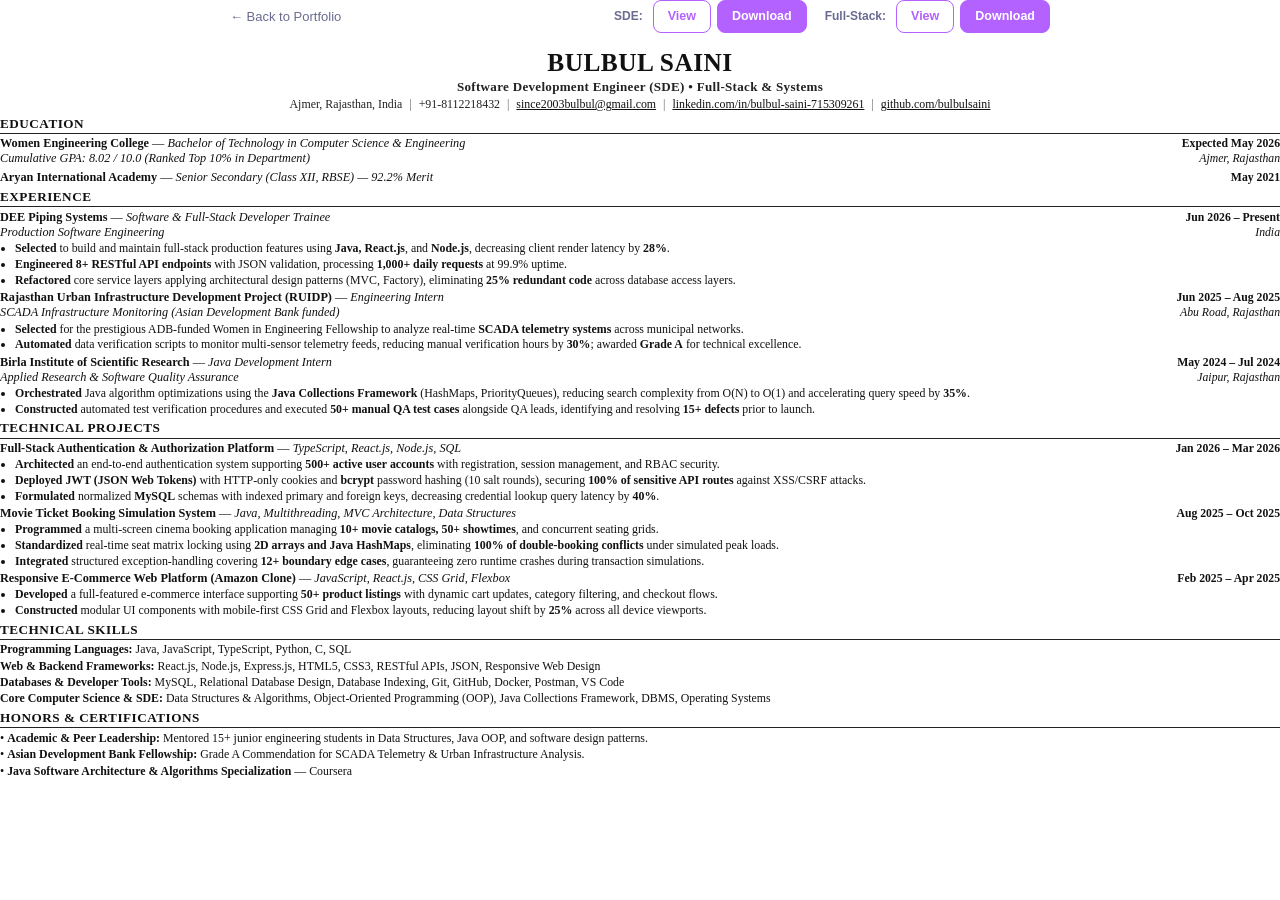
<file: resume.html>
<!DOCTYPE html>
<html lang="en">
<head>
<meta charset="UTF-8">
<title>Bulbul Saini - SDE Resume</title>
<style>
  @page {
    size: letter;
    margin: 0.30in 0.42in 0.26in 0.42in;
  }
  * {
    box-sizing: border-box;
    margin: 0;
    padding: 0;
  }
  body {
    font-family: 'Times New Roman', Times, serif, Cambria, Georgia;
    color: #111;
    font-size: 9.2pt;
    line-height: 1.22;
    background: #fff;
  }
  .header {
    text-align: center;
    margin-bottom: 4px;
  }
  .header h1 {
    font-size: 19pt;
    font-weight: 700;
    letter-spacing: 0.5px;
    text-transform: uppercase;
    margin-bottom: 1px;
  }
  .header .headline {
    font-size: 9.8pt;
    font-weight: 600;
    color: #222;
    margin-bottom: 2px;
    letter-spacing: 0.3px;
  }
  .contact-info {
    font-size: 8.9pt;
    color: #222;
  }
  .contact-info a {
    color: #111;
    text-decoration: underline;
  }
  .contact-info span {
    margin: 0 4px;
    color: #666;
  }
  
  .section {
    margin-top: 4px;
  }
  .section-title {
    font-size: 9.9pt;
    font-weight: bold;
    text-transform: uppercase;
    letter-spacing: 0.5px;
    border-bottom: 1.2px solid #222;
    padding-bottom: 1px;
    margin-bottom: 2.5px;
  }

  .item {
    margin-bottom: 3px;
  }
  .item:last-child {
    margin-bottom: 0;
  }
  .row {
    display: flex;
    justify-content: space-between;
    align-items: baseline;
  }
  .bold {
    font-weight: bold;
  }
  .italic {
    font-style: italic;
  }
  .right {
    text-align: right;
    font-size: 8.8pt;
    white-space: nowrap;
  }

  ul {
    margin-left: 15px;
    margin-top: 1px;
  }
  li {
    margin-bottom: 1.2px;
    font-size: 8.9pt;
    text-align: justify;
  }
  li:last-child {
    margin-bottom: 0;
  }

  .skills-list {
    font-size: 8.9pt;
    line-height: 1.26;
  }
  .skills-list p {
    margin-bottom: 1.5px;
  }

  .resume-toolbar {
    max-width: 820px;
    margin: 0 auto 14px;
    display: flex;
    flex-wrap: wrap;
    align-items: center;
    justify-content: space-between;
    gap: 10px;
    font-family: -apple-system, BlinkMacSystemFont, "Segoe UI", Roboto, sans-serif;
  }
  .resume-toolbar .back-link {
    font-size: 13px;
    color: #6b6b91;
    text-decoration: none;
  }
  .resume-toolbar .back-link:hover {
    color: #b361ff;
  }
  .resume-toolbar .dl-group {
    display: flex;
    gap: 18px;
    flex-wrap: wrap;
  }
  .resume-toolbar .resume-pair {
    display: flex;
    align-items: center;
    gap: 6px;
  }
  .resume-toolbar .pair-label {
    font-size: 12px;
    font-weight: 600;
    color: #6b6b91;
    margin-right: 4px;
  }
  .resume-toolbar .dl-btn {
    display: inline-flex;
    align-items: center;
    gap: 6px;
    padding: 8px 14px;
    border-radius: 8px;
    font-size: 12.5px;
    font-weight: 600;
    text-decoration: none;
    border: 1.5px solid #b361ff;
    color: #b361ff;
    background: transparent;
    transition: background 0.15s ease, color 0.15s ease;
  }
  .resume-toolbar .dl-btn:hover {
    background: #b361ff;
    color: #fff;
  }
  .resume-toolbar .dl-btn.primary {
    background: #b361ff;
    color: #fff;
  }
  .resume-toolbar .dl-btn.primary:hover {
    background: #8a5cd6;
    border-color: #8a5cd6;
  }

  @media print {
    .resume-toolbar {
      display: none;
    }
  }
</style>
</head>
<body>

  <div class="resume-toolbar">
    <a class="back-link" href="index.html">&larr; Back to Portfolio</a>
    <div class="dl-group">
      <div class="resume-pair">
        <span class="pair-label">SDE:</span>
        <a class="dl-btn" href="assets/docs/resume_%24.pdf" target="_blank" rel="noopener">View</a>
        <a class="dl-btn primary" href="assets/docs/resume_%24.pdf" download>Download</a>
      </div>
      <div class="resume-pair">
        <span class="pair-label">Full-Stack:</span>
        <a class="dl-btn" href="assets/docs/resume_%40.pdf" target="_blank" rel="noopener">View</a>
        <a class="dl-btn primary" href="assets/docs/resume_%40.pdf" download>Download</a>
      </div>
    </div>
  </div>

  <div class="header">
    <h1>Bulbul Saini</h1>
    <div class="headline">Software Development Engineer (SDE) &bull; Full-Stack &amp; Systems</div>
    <div class="contact-info">
      Ajmer, Rajasthan, India
      <span>|</span> +91-8112218432
      <span>|</span> <a href="mailto:since2003bulbul@gmail.com">since2003bulbul@gmail.com</a>
      <span>|</span> <a href="https://linkedin.com/in/bulbul-saini-715309261">linkedin.com/in/bulbul-saini-715309261</a>
      <span>|</span> <a href="https://github.com/bulbulsaini">github.com/bulbulsaini</a>
    </div>
  </div>

  <div class="section">
    <div class="section-title">Education</div>
    <div class="item">
      <div class="row">
        <div><span class="bold">Women Engineering College</span> &mdash; <span class="italic">Bachelor of Technology in Computer Science &amp; Engineering</span></div>
        <div class="right"><span class="bold">Expected May 2026</span></div>
      </div>
      <div class="row">
        <div class="italic">Cumulative GPA: 8.02 / 10.0 (Ranked Top 10% in Department)</div>
        <div class="right italic">Ajmer, Rajasthan</div>
      </div>
    </div>
    <div class="item" style="margin-top: 1px;">
      <div class="row">
        <div><span class="bold">Aryan International Academy</span> &mdash; <span class="italic">Senior Secondary (Class XII, RBSE) &mdash; 92.2% Merit</span></div>
        <div class="right"><span class="bold">May 2021</span></div>
      </div>
    </div>
  </div>

  <div class="section">
    <div class="section-title">Experience</div>
    
    <div class="item">
      <div class="row">
        <div><span class="bold">DEE Piping Systems</span> &mdash; <span class="italic">Software &amp; Full-Stack Developer Trainee</span></div>
        <div class="right"><span class="bold">Jun 2026 &ndash; Present</span></div>
      </div>
      <div class="row">
        <div class="italic">Production Software Engineering</div>
        <div class="right italic">India</div>
      </div>
      <ul>
        <li><strong>Selected</strong> to build and maintain full-stack production features using <strong>Java, React.js</strong>, and <strong>Node.js</strong>, decreasing client render latency by <strong>28%</strong>.</li>
        <li><strong>Engineered</strong> <strong>8+ RESTful API endpoints</strong> with JSON validation, processing <strong>1,000+ daily requests</strong> at 99.9% uptime.</li>
        <li><strong>Refactored</strong> core service layers applying architectural design patterns (MVC, Factory), eliminating <strong>25% redundant code</strong> across database access layers.</li>
      </ul>
    </div>

    <div class="item">
      <div class="row">
        <div><span class="bold">Rajasthan Urban Infrastructure Development Project (RUIDP)</span> &mdash; <span class="italic">Engineering Intern</span></div>
        <div class="right"><span class="bold">Jun 2025 &ndash; Aug 2025</span></div>
      </div>
      <div class="row">
        <div class="italic">SCADA Infrastructure Monitoring (Asian Development Bank funded)</div>
        <div class="right italic">Abu Road, Rajasthan</div>
      </div>
      <ul>
        <li><strong>Selected</strong> for the prestigious ADB-funded Women in Engineering Fellowship to analyze real-time <strong>SCADA telemetry systems</strong> across municipal networks.</li>
        <li><strong>Automated</strong> data verification scripts to monitor multi-sensor telemetry feeds, reducing manual verification hours by <strong>30%</strong>; awarded <strong>Grade A</strong> for technical excellence.</li>
      </ul>
    </div>

    <div class="item">
      <div class="row">
        <div><span class="bold">Birla Institute of Scientific Research</span> &mdash; <span class="italic">Java Development Intern</span></div>
        <div class="right"><span class="bold">May 2024 &ndash; Jul 2024</span></div>
      </div>
      <div class="row">
        <div class="italic">Applied Research &amp; Software Quality Assurance</div>
        <div class="right italic">Jaipur, Rajasthan</div>
      </div>
      <ul>
        <li><strong>Orchestrated</strong> Java algorithm optimizations using the <strong>Java Collections Framework</strong> (HashMaps, PriorityQueues), reducing search complexity from O(N) to O(1) and accelerating query speed by <strong>35%</strong>.</li>
        <li><strong>Constructed</strong> automated test verification procedures and executed <strong>50+ manual QA test cases</strong> alongside QA leads, identifying and resolving <strong>15+ defects</strong> prior to launch.</li>
      </ul>
    </div>
  </div>

  <div class="section">
    <div class="section-title">Technical Projects</div>
    
    <div class="item">
      <div class="row">
        <div><span class="bold">Full-Stack Authentication &amp; Authorization Platform</span> &mdash; <span class="italic">TypeScript, React.js, Node.js, SQL</span></div>
        <div class="right"><span class="bold">Jan 2026 &ndash; Mar 2026</span></div>
      </div>
      <ul>
        <li><strong>Architected</strong> an end-to-end authentication system supporting <strong>500+ active user accounts</strong> with registration, session management, and RBAC security.</li>
        <li><strong>Deployed</strong> <strong>JWT (JSON Web Tokens)</strong> with HTTP-only cookies and <strong>bcrypt</strong> password hashing (10 salt rounds), securing <strong>100% of sensitive API routes</strong> against XSS/CSRF attacks.</li>
        <li><strong>Formulated</strong> normalized <strong>MySQL</strong> schemas with indexed primary and foreign keys, decreasing credential lookup query latency by <strong>40%</strong>.</li>
      </ul>
    </div>

    <div class="item">
      <div class="row">
        <div><span class="bold">Movie Ticket Booking Simulation System</span> &mdash; <span class="italic">Java, Multithreading, MVC Architecture, Data Structures</span></div>
        <div class="right"><span class="bold">Aug 2025 &ndash; Oct 2025</span></div>
      </div>
      <ul>
        <li><strong>Programmed</strong> a multi-screen cinema booking application managing <strong>10+ movie catalogs, 50+ showtimes</strong>, and concurrent seating grids.</li>
        <li><strong>Standardized</strong> real-time seat matrix locking using <strong>2D arrays and Java HashMaps</strong>, eliminating <strong>100% of double-booking conflicts</strong> under simulated peak loads.</li>
        <li><strong>Integrated</strong> structured exception-handling covering <strong>12+ boundary edge cases</strong>, guaranteeing zero runtime crashes during transaction simulations.</li>
      </ul>
    </div>

    <div class="item">
      <div class="row">
        <div><span class="bold">Responsive E-Commerce Web Platform (Amazon Clone)</span> &mdash; <span class="italic">JavaScript, React.js, CSS Grid, Flexbox</span></div>
        <div class="right"><span class="bold">Feb 2025 &ndash; Apr 2025</span></div>
      </div>
      <ul>
        <li><strong>Developed</strong> a full-featured e-commerce interface supporting <strong>50+ product listings</strong> with dynamic cart updates, category filtering, and checkout flows.</li>
        <li><strong>Constructed</strong> modular UI components with mobile-first CSS Grid and Flexbox layouts, reducing layout shift by <strong>25%</strong> across all device viewports.</li>
      </ul>
    </div>
  </div>

  <div class="section">
    <div class="section-title">Technical Skills</div>
    <div class="skills-list">
      <p><span class="bold">Programming Languages:</span> Java, JavaScript, TypeScript, Python, C, SQL</p>
      <p><span class="bold">Web &amp; Backend Frameworks:</span> React.js, Node.js, Express.js, HTML5, CSS3, RESTful APIs, JSON, Responsive Web Design</p>
      <p><span class="bold">Databases &amp; Developer Tools:</span> MySQL, Relational Database Design, Database Indexing, Git, GitHub, Docker, Postman, VS Code</p>
      <p><span class="bold">Core Computer Science &amp; SDE:</span> Data Structures &amp; Algorithms, Object-Oriented Programming (OOP), Java Collections Framework, DBMS, Operating Systems</p>
    </div>
  </div>

  <div class="section">
    <div class="section-title">Honors &amp; Certifications</div>
    <div class="skills-list">
      <p>&bull; <span class="bold">Academic &amp; Peer Leadership:</span> Mentored 15+ junior engineering students in Data Structures, Java OOP, and software design patterns.</p>
      <p>&bull; <span class="bold">Asian Development Bank Fellowship:</span> Grade A Commendation for SCADA Telemetry &amp; Urban Infrastructure Analysis.</p>
      <p>&bull; <span class="bold">Java Software Architecture &amp; Algorithms Specialization</span> &mdash; Coursera</p>
    </div>
  </div>

</body>
</html>
</file>
<file: styles.css>
@import url('https://fonts.googleapis.com/css2?family=Poppins:wght@400;500;600;700;800&family=Ubuntu:wght@400;500;700&display=swap');

:root{
  --bg: #0a0a1f;
  --bg-alt: #0f0f2b;
  --card: #14142e;
  --card-raised: #1a1a38;
  --line: #2b2b52;
  --purple: #b361ff;
  --purple-dim: #8a5cd6;
  --purple-glow: rgba(179,97,255,0.18);
  --text: #ededf7;
  --text-dim: #a9a9c7;
  --text-faint: #6b6b91;
  --font-display: 'Poppins', sans-serif;
  --font-body: 'Ubuntu', sans-serif;
  --sidebar-w: 230px;
}

*{ margin:0; padding:0; box-sizing:border-box; }
html{ scroll-behavior:smooth; }
body{
  background: var(--bg);
  color: var(--text);
  font-family: var(--font-body);
  line-height: 1.7;
  -webkit-font-smoothing:antialiased;
  position: relative;
  overflow-x: hidden;
}
@media (prefers-reduced-motion: reduce){
  *{ animation-duration: 0.01ms !important; animation-iteration-count: 1 !important; transition-duration: 0.01ms !important; }
}
a{ color:inherit; text-decoration:none; }
:focus-visible{ outline: 2px solid var(--purple); outline-offset: 3px; }
ul{ list-style:none; }
img{ max-width:100%; display:block; }

/* ---------- PARTICLE CANVAS ---------- */
#particle-canvas{
  position: fixed; inset:0; z-index:0; pointer-events:none;
}

/* ---------- NAVBAR ---------- */
.navbar{
  position: sticky; top:0; z-index: 100;
  background: rgba(10,10,31,0.85);
  backdrop-filter: blur(10px);
  border-bottom: 1px solid var(--line);
}
.navbar-inner{
  max-width: 1180px; margin: 0 auto; padding: 0 28px;
  display:flex; align-items:center; justify-content:space-between; height: 66px;
}
.brand{ display:flex; align-items:center; gap:10px; font-family: var(--font-display); font-weight:700; font-size:18px; }
.brand-avatar{
  width:34px; height:34px; border-radius:50%; object-fit:cover;
  border: 2px solid var(--purple);
}
.brand span{ color: var(--purple); }
.nav-links{ display:flex; gap: 8px; align-items:center; }
.nav-links a{
  font-family: var(--font-display); font-size: 14px; font-weight:500; color: var(--text-dim);
  padding: 8px 14px; border-radius: 20px; transition: color .15s, background .15s;
}
.nav-links a:hover{ color: var(--text); background: var(--card-raised); }
.nav-links a.active{ color: var(--purple); background: var(--purple-glow); }
.nav-toggle{
  display:none; background:none; border: 1px solid var(--line); color: var(--text);
  width: 42px; height:42px; border-radius: 8px; font-size: 18px; cursor: pointer;
}
@media (max-width: 820px){
  .nav-links{
    position: fixed; top: 66px; right: 0; height: calc(100vh - 66px); width: 68vw; max-width: 280px;
    background: var(--bg-alt); border-left: 1px solid var(--line);
    flex-direction: column; align-items: stretch; padding: 20px; gap: 6px;
    transform: translateX(100%); transition: transform .25s ease; z-index: 99;
  }
  .nav-links.open{ transform: translateX(0); }
  .nav-links a{ padding: 12px 14px; }
  .nav-toggle{ display:block; }
}

/* ---------- SHELL ---------- */
main{ position: relative; z-index: 1; }
.wrap{ max-width: 1000px; margin: 0 auto; padding: 0 28px; }
.wrap-narrow{ max-width: 760px; margin: 0 auto; padding: 0 28px; }

.page-header{ padding: 70px 0 20px; text-align:center; }
.page-eyebrow{
  font-family: var(--font-display); font-size: 12px; letter-spacing: 0.12em; text-transform: uppercase;
  color: var(--purple); margin-bottom: 10px; font-weight: 600;
}
.page-title{
  font-family: var(--font-display); font-weight: 700; font-size: clamp(28px, 4.5vw, 40px);
}
.page-sub{ color: var(--text-dim); max-width: 560px; margin: 14px auto 0; }

/* ---------- HERO ---------- */
.hero{ padding: 90px 0 70px; }
.hero-grid{ display:grid; grid-template-columns: 1.15fr 0.85fr; gap: 40px; align-items:center; }
@media (max-width: 860px){ .hero-grid{ grid-template-columns: 1fr; } .hero-photo-wrap{ order:-1; margin: 0 auto 20px;} }

.hero-hi{ font-family: var(--font-display); font-size: clamp(22px, 3vw, 30px); font-weight:500; }
.hero-name{
  font-family: var(--font-display); font-weight: 800; font-size: clamp(30px, 5vw, 46px); margin-top: 6px;
}
.hero-name .purple{ color: var(--purple); }
.hero-type{
  margin-top: 16px; font-family: var(--font-display); font-size: clamp(18px, 2.6vw, 24px); font-weight:600; color: var(--purple);
  min-height: 34px;
}
.hero-type .cursor{ display:inline-block; width: 2px; background: var(--purple); margin-left: 3px; animation: blink 0.9s steps(1) infinite; }
@keyframes blink{ 50%{ opacity:0; } }

.hero-summary{ margin-top: 22px; color: var(--text-dim); max-width: 520px; font-size: 15.5px; }
.hero-cta{ margin-top: 30px; display:flex; gap: 14px; flex-wrap: wrap; }

.hero-photo-wrap{
  position: relative; width: 280px; height: 280px; margin: 0 auto; justify-self:center;
}
.hero-photo-ring{
  position:absolute; inset:-14px; border-radius: 50%;
  background: conic-gradient(from 0deg, var(--purple), transparent 40%, var(--purple));
  animation: spin 6s linear infinite;
}
@keyframes spin{ to{ transform: rotate(360deg); } }
.hero-photo{
  position:relative; width:280px; height:280px; border-radius:50%; overflow:hidden;
  border: 5px solid var(--bg); object-fit: cover;
}
.hero-photo img{ width:100%; height:100%; object-fit:cover; }

/* ---------- BUTTONS ---------- */
.btn{
  font-family: var(--font-display); font-size: 13.5px; font-weight: 600; letter-spacing:0.02em;
  padding: 12px 22px; border-radius: 26px; display:inline-flex; align-items:center; gap: 8px;
  transition: transform .15s, box-shadow .15s, background .15s, border-color .15s;
}
.btn-primary{ background: var(--purple); color: #0a0a1f; }
.btn-primary:hover{ transform: translateY(-2px); box-shadow: 0 8px 24px var(--purple-glow); }
.btn-ghost{ border: 1.5px solid var(--purple-dim); color: var(--text); }
.btn-ghost:hover{ border-color: var(--purple); color: var(--purple); transform: translateY(-2px); }

/* ---------- SECTION ---------- */
section{ padding: 20px 0 70px; }

/* ---------- ABOUT CARD ---------- */
.about-card{
  background: var(--card); border: 1px solid var(--line); border-radius: 14px; padding: 34px 36px;
  max-width: 760px; margin: 0 auto;
}
.about-card p{ color: var(--text-dim); font-size: 15.5px; }
.about-card .purple{ color: var(--purple); font-weight: 600; }

.subsys-grid{ display:grid; grid-template-columns: repeat(2, 1fr); gap: 14px; margin-top: 40px; max-width: 760px; margin-left:auto; margin-right:auto; }
@media (max-width: 700px){ .subsys-grid{ grid-template-columns: 1fr; } }
.subsys{ border: 1px solid var(--line); border-radius: 12px; padding: 20px 22px; background: var(--card); }
.subsys-title{ font-family: var(--font-display); font-size: 12px; letter-spacing: 0.08em; text-transform: uppercase; color: var(--purple); margin-bottom: 12px; font-weight:600; }
.subsys-items{ display:flex; flex-wrap:wrap; gap: 8px; }
.chip{ font-size: 13px; color: var(--text); background: var(--card-raised); border: 1px solid var(--line); padding: 6px 13px; border-radius: 16px; }

/* ---------- EXPERIENCE (LOG) ---------- */
.log{ position: relative; padding-left: 30px; max-width: 760px; margin: 0 auto; }
.log::before{ content:''; position:absolute; left: 5px; top: 6px; bottom: 6px; width: 2px; background: var(--line); }
.log-entry{ position: relative; padding-bottom: 44px; }
.log-entry:last-child{ padding-bottom: 0; }
.log-marker{ position:absolute; left: -30px; top: 4px; width: 12px; height: 12px; border-radius: 50%; background: var(--purple); box-shadow: 0 0 0 4px var(--purple-glow); }
.log-marker.dim{ background: var(--text-faint); box-shadow:none; }
.log-top{ display:flex; flex-wrap:wrap; align-items:baseline; justify-content:space-between; gap: 8px; margin-bottom: 4px;}
.log-role{ font-family: var(--font-display); font-weight: 700; font-size: 18px; }
.log-date{ font-family: var(--font-display); font-size: 12.5px; color: var(--text-faint); white-space: nowrap; }
.log-org{ font-size: 14.5px; color: var(--purple); margin-bottom: 12px; font-weight:500; }
.log-meta{ display:flex; gap:8px; flex-wrap:wrap; margin-bottom: 12px; }
.tag{
  font-family: var(--font-display); font-size: 11px; font-weight:500; color: var(--text-dim);
  border: 1px solid var(--line); padding: 3px 11px; border-radius: 12px;
}
.tag.live{ color: var(--purple); border-color: var(--purple-dim); }
.log li{ position: relative; padding-left: 18px; color: var(--text-dim); font-size: 14.5px; margin-bottom: 7px; }
.log li::before{ content:'▹'; position:absolute; left:0; color: var(--purple); }

/* ---------- PROJECTS ---------- */
.proj-grid{ display:grid; grid-template-columns: 1fr 1fr; gap: 20px; max-width: 900px; margin: 0 auto; }
@media (max-width: 700px){ .proj-grid{ grid-template-columns: 1fr; } }
.proj-card{ background: var(--card); border: 1px solid var(--line); border-radius: 14px; padding: 26px; transition: transform .18s, border-color .18s; }
.proj-card:hover{ transform: translateY(-4px); border-color: var(--purple-dim); }
.proj-card.wide{ grid-column: 1 / -1; }
.proj-name{ font-family: var(--font-display); font-weight: 700; font-size: 18px; margin-bottom: 10px; color: var(--text); }
.proj-desc{ color: var(--text-dim); font-size: 14px; margin-bottom: 16px; }
.proj-stack{ display:flex; gap: 7px; flex-wrap: wrap; }
.proj-link{
  display:inline-flex; align-items:center; gap:6px; margin-top: 16px;
  font-family: var(--font-display); font-size: 12.5px; font-weight:600; color: var(--purple);
  border: 1px solid var(--purple-dim); padding: 7px 14px; border-radius: 16px;
  transition: background .15s, color .15s;
}
.proj-link:hover{ background: var(--purple-glow); }

/* ---------- CERTIFICATES / EDU GALLERY ---------- */
.cert-grid{ display:grid; grid-template-columns: repeat(2, 1fr); gap: 22px; max-width: 900px; margin: 0 auto; }
@media (max-width: 700px){ .cert-grid{ grid-template-columns: 1fr; } }
.cert-card{
  background: var(--card); border: 1px solid var(--line); border-radius: 14px; overflow:hidden;
  transition: transform .18s, border-color .18s;
}
.cert-card:hover{ transform: translateY(-4px); border-color: var(--purple-dim); }
.cert-thumb{ aspect-ratio: 4/3; overflow:hidden; background: #fff; }
.cert-thumb img{ width:100%; height:100%; object-fit: contain; }
.cert-body{ padding: 18px 20px 22px; }
.cert-name{ font-family: var(--font-display); font-weight:600; font-size: 15px; margin-bottom: 4px; }
.cert-org{ font-size: 12.5px; color: var(--text-faint); margin-bottom: 12px; }

/* ---------- EDUCATION ---------- */
.edu-row{
  display:flex; justify-content:space-between; align-items:baseline; flex-wrap:wrap; gap: 6px;
  padding: 20px 0; border-bottom: 1px solid var(--line); max-width: 760px; margin: 0 auto;
}
.edu-row:last-child{ border-bottom:none; }
.edu-school{ font-family: var(--font-display); font-weight: 700; font-size: 16px; }
.edu-degree{ color: var(--text-dim); font-size: 13.5px; margin-top: 3px; }
.edu-meta{ font-family: var(--font-display); font-size: 12.5px; color: var(--text-faint); text-align:right; }

/* ---------- RESUME PAGE ---------- */
.resume-frame-wrap{
  max-width: 760px; margin: 0 auto; border: 1px solid var(--line); border-radius: 14px; overflow:hidden;
  background: var(--card);
}
.resume-frame-wrap iframe{ width: 100%; height: 780px; border: none; display:block; }
@media (max-width: 700px){ .resume-frame-wrap iframe{ height: 520px; } }

/* ---------- CONTACT ---------- */
.contact-grid{ display:flex; gap: 14px; flex-wrap: wrap; justify-content:center; max-width: 700px; margin: 0 auto; }

/* ---------- FOOTER ---------- */
footer{
  border-top: 1px solid var(--line); padding: 34px 0; position: relative; z-index:1;
}
.footer-inner{
  max-width: 1180px; margin:0 auto; padding: 0 28px;
  display:flex; align-items:center; justify-content:space-between; flex-wrap:wrap; gap: 14px;
}
.footer-text{ font-size: 13px; color: var(--text-faint); }
.footer-social{ display:flex; gap: 14px; }
.footer-social a{
  width: 38px; height:38px; border-radius:50%; border: 1px solid var(--line);
  display:flex; align-items:center; justify-content:center; color: var(--text-dim);
  transition: color .15s, border-color .15s, transform .15s;
  font-family: var(--font-display); font-size: 13px; font-weight:700;
}
.footer-social a:hover{ color: var(--purple); border-color: var(--purple); transform: translateY(-2px); }
</file>
